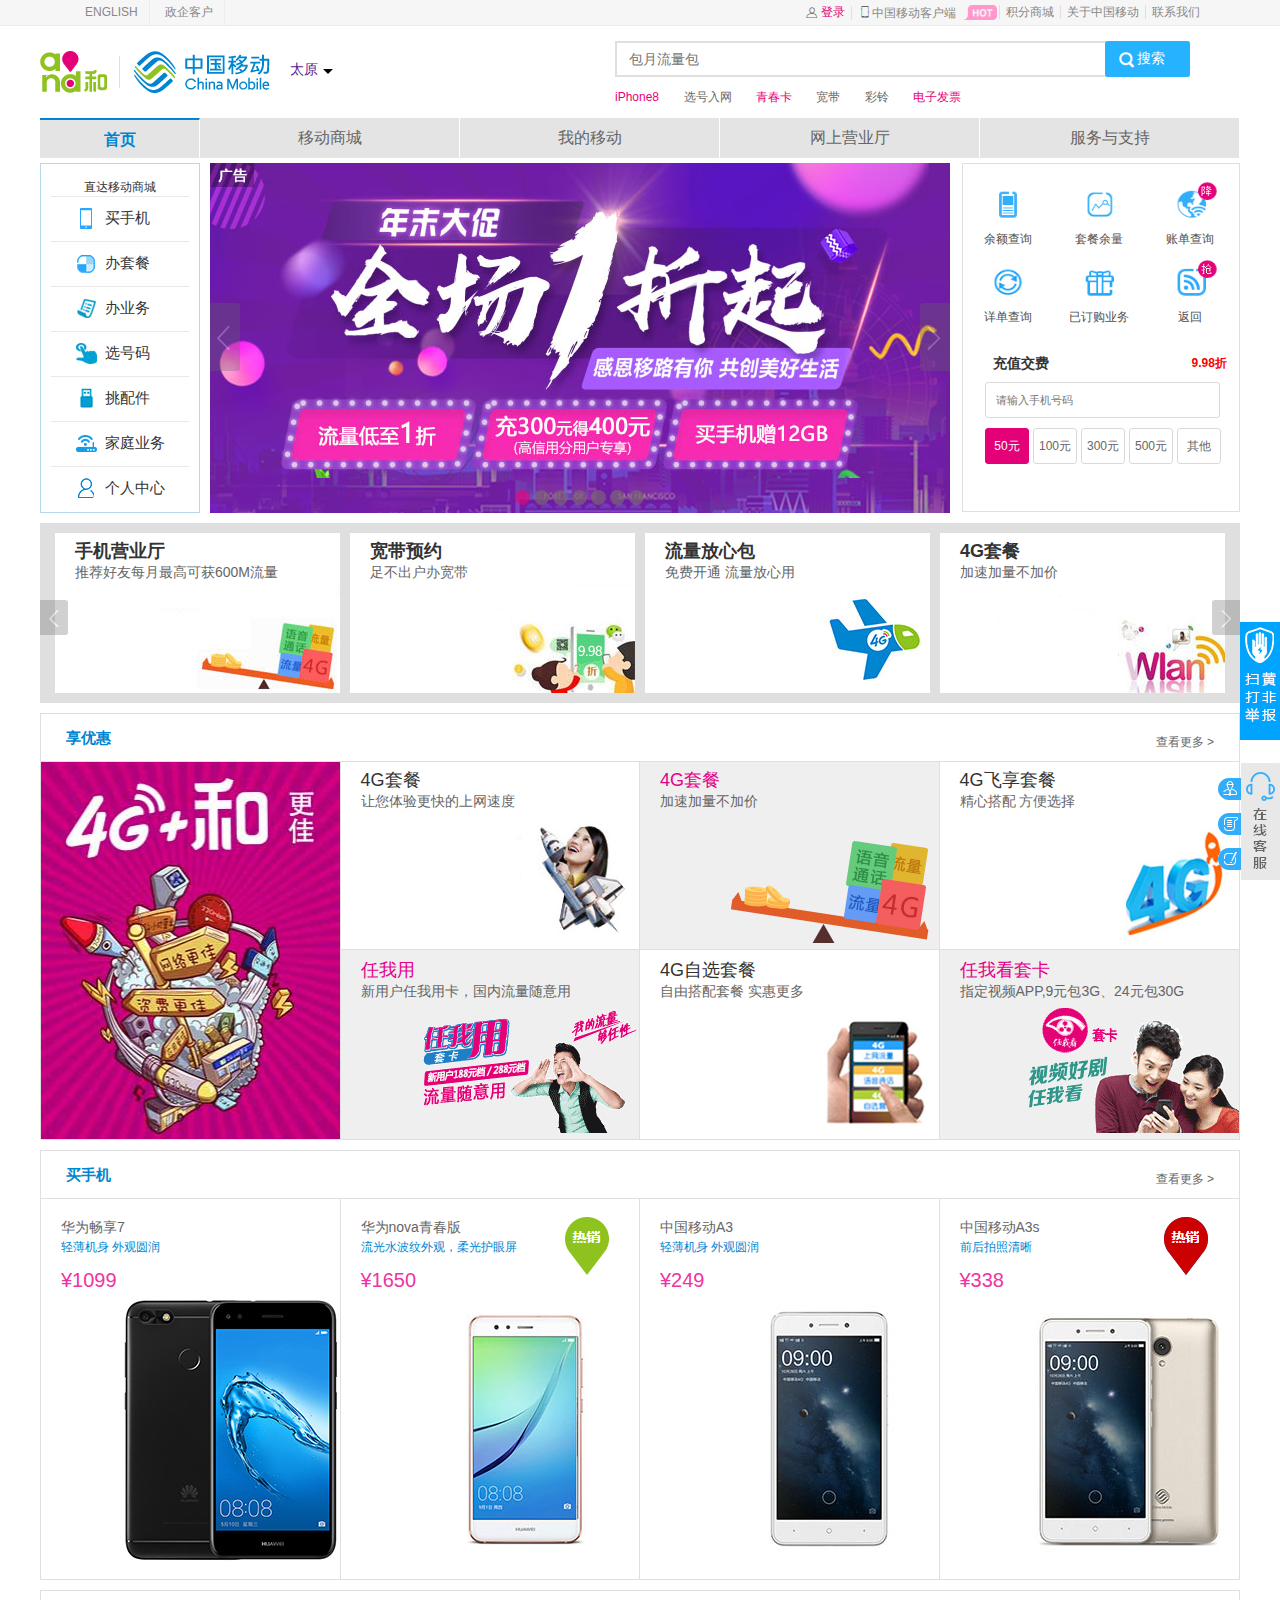
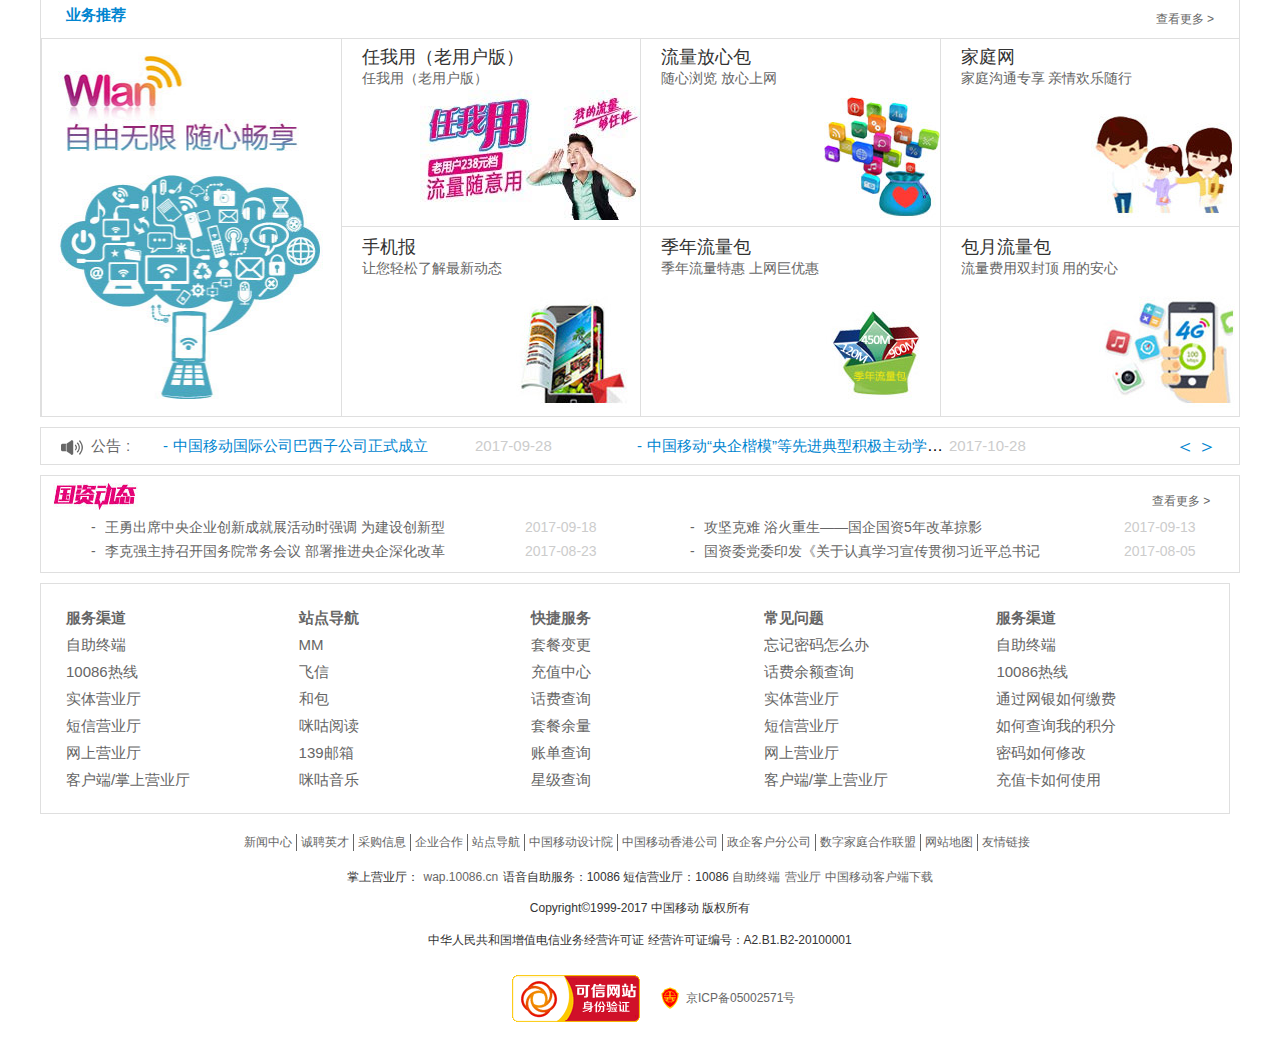
<file: index.html>
<!DOCTYPE html>
<html lang="en">
<head>
	<meta charset="UTF-8">
	<title>中国移动</title>
	<link rel="stylesheet" href="css/index.css">
	<script src="js/animate.js"></script>
	<script src="js/index.js"></script>
	<link rel="stylesheet" href="iconfont/iconfont.css">

</head>
<body>
    <!-- 头部开始编写 -->
	<header>
		<section class="topbar">
			<div class="topleft">
				<a href="">ENGLISH</a>
				<a href="">政企客户</a>
			</div>
			<ul class="topright">
				<li><a href=""><i class="iconfont1">&#xe622;</i>登录</a></li>
				<li><div class="hezi_erweima"><a href=""><i class="iconfont2 icon-sjh-copy"></i>中国移动客户端</a>

                <div class="client_erweima">
                    <div class="zhegai"></div>
                	<img src="img/erweima/ewm.jpg" alt="">
                	<p>扫一扫，随时查话费！</p>
                </div>
				</div>
				<img src="img/head/1.gif" alt="">          
				</li>
				<li><a href="">积分商城</a></li>
				<li><a href="">关于中国移动</a></li>
				<li><a href="">联系我们</a></li>
			</ul>
		</section>
		<div class="container">
			<section class="middle">
				<div class="middleleft">
					<a href=""><img src="img/head/logo.png" alt=""></a>
					<div href="" class="dropdown">
						<a class="topcity" href="">
						  <span class="drop1">太原</span>
  					      <span class="drop2"></span>
						</a>
					</div>
				</div>
				<div class="middleright">
					<input type="text" class="search" placeholder="包月流量包">
					<input type="submit" class="submit" value="&nbsp;&nbsp;搜索">
					<i class="iconfont3">&#xe66f;</i>
					<div class="down">
						<a href="">iPhone8</a>
						<a href="">选号入网</a>
						<a href="">青春卡</a>
						<a href="">宽带</a>
						<a href="">彩铃</a>
						<a href="">电子发票</a>
					</div>
				</div>

			</section>
			<nav class="navbar">
				<ul class="list">
					<li><a href="">首页</a></li>
					<li><a href="">移动商城</a>
                        <div class="ydsc">
                        	<a href="">买手机</a>
                        	<a href="">办套餐</a>
                        	<a href="">办业务</a>
                        	<a href="">挑配件</a>
                        	<a href="">立即充值</a>
                        	<a href="">个人中心</a>
                        	<a href="">合约机</a>
                        </div>
					</li>
					<li><a href="">我的移动</a>

                        <div class="ydsc">
                        	<a href="">我的账户</a>
                        	<a href="">套餐余量查询</a>
                        	<a href="">业务状态查询</a>
                        	<a href="">详单查询</a>
                        	<a href="">账单查询</a>
                        	<a href="">积分查询</a>
                        	<a href="">星级查询</a>
                        </div>
					</li>
					<li><a href="">网上营业厅</a>
						<div class="ydsc">
                        	<a href="">网上充值</a>
                        	<a href="">话费服务</a>
                        	<a href="">资费套餐</a>
                        	<a href="">选号入网</a>
                        	<a href="">优惠购机</a>
                        	<a href="">业务办理</a>
                        	<a href="">优惠促销</a>
                        </div>
					</li>
					<li><a href="">服务与支持</a>
						<div class="ydsc">
                        	<a href="">产品</a>
                        	<a href="">资费专区</a>
                        	<a href="">宽带专区</a>
                        	<a href="">国际/港澳台</a>
                        	<a href="">中国移动俱乐部</a>
                        	<a href="">手机营业厅</a>
                        	<a href="">大数据应用</a>
                        </div>
					</li>
				</ul>
			</nav>
		</div>

	</header>
	<!-- 主内容开始编写 -->
	<div class="main">
	    <!-- shopclass开始编写 -->
		<section class="shopclass">
			<h1><a href="">直达移动商城</a></h1>
			<ul class="list">
				<li><img src="img/shopclass/shopclass01.gif" alt=""><a href="">买手机</a></li>
				<li><img src="img/shopclass/shopclass02.gif" alt=""><a href="">办套餐</a></li>
				<li><img src="img/shopclass/shopclass03.gif" alt=""><a href="">办业务</a></li>
				<li><img src="img/shopclass/4.jpg" alt=""><a href="">选号码</a></li>
				<li><img src="img/shopclass/shopclass05.gif" alt=""><a href="">挑配件</a></li>
				<li><img src="img/shopclass/6.png" alt=""><a href="">家庭业务</a></li>
				<li><img src="img/shopclass/7.jpg" alt=""><a href="">个人中心</a></li>
			</ul>
		</section>
		
         <!-- banner开始编写 -->
		<div class="banner">
			<div class="tu1" style="left: 0;"><a href=""><img src="img/banner/1.jpg" alt="礼享盛惠 4G+手机节"></a></div>
			<div class="tu1" ><a href=""><img src="img/banner/7.jpg" alt="礼享盛惠 4G+手机节"></a></div>
			<div class="tu1" ><a href=""><img src="img/banner/6.jpg" alt="礼享盛惠 4G+手机节"></a></div>
			<div class="tu1" ><a href=""><img src="img/banner/5.jpg" alt="礼享盛惠 4G+手机节"></a></div>
			<div class="tu1" ><a href=""><img src="img/banner/3.jpg" alt="礼享盛惠 4G+手机节"></a></div>
			<div class="tu1" ><a href=""><img src="img/banner/4.jpg" alt="礼享盛惠 4G+手机节"></a></div>
			<div class="tu1" ><a href=""><img src="img/banner/2.jpg" alt="礼享盛惠 4G+手机节"></a></div>
			<ol class="indicator">
				<li class="dot" title="开学就用青春卡"></li>
				<li title="欢畅吧，我的话费"></li>
				<li title="话费流量特权日"></li>
				<li title="狂飙吧！我的移动光宽带"></li>
				<li title="视频好剧任我看 "></li>
				<li title="移动老用户优惠购机"></li>
				<li title="一带一路 "></li>
			</ol>
			<div class="zuobashou">
				<i class="iconfont04">&#xe68d;</i>
			</div>
			<div class="youbashou">
				<i class="iconfont04">&#xe600;</i>
			</div>
		</div>

		<!-- quickbtn开始编写 -->
		<section class="quickbtn">
			<div class="btns">
				<ul class="list">
					<li><a href=""><div class="inner"><img src="img/quickbtn/1.png" alt=""></div><p>余额查询</p></a></li>
					<li><a href=""><div class="inner"><img src="img/quickbtn/2.png" alt=""></div><p>套餐余量</p></a></li>
					<li><a href=""><div class="inner"><img src="img/quickbtn/3.png" alt=""></div><p>账单查询</p></a></li>
					<li><a href=""><div class="inner"><img src="img/quickbtn/4.png" alt=""></div><p>详单查询</p></a></li>
					<li><a href=""><div class="inner"><img src="img/quickbtn/5.png" alt=""></div><p>已订购业务</p></a></li>
					<li><a href=""><div class="inner"><img src="img/quickbtn/6.png" alt=""></div><p>返回</p></a></li>
				</ul>
			</div>
			<div class="chongzhi">
				<div class="czjf">
					<a href="">充值交费</a><span>9.98折</span>
					<div class="in">
						<input type="text" placeholder="请输入手机号码" maxlength="11">
					</div>
					<div class="inselect">
						<a href="" class="default_color">50元</a>
						<a href="">100元</a>
						<a href="">300元</a>
						<a href="">500元</a>
						<a href="">其他</a>
					</div>

				</div>
			</div>
		</section>
		<!-- dongtu开始编写 -->
		<section class="dongtu">
		  <div class="allbox-box">
			<div class="allbox">
				<div class="indexbox">
				   <a href="" class="up">
				      <h1>手机营业厅</h1><h2>推荐好友每月最高可获600M流量</h2>
			       </a>
				   <a href="" class="down"><img src="img/dongtu/01.jpg" alt=""></a>
			    </div>
				<div class="indexbox">
				   <a href="" class="up">
				      <h1>宽带预约</h1><h2>足不出户办宽带</h2>
			       </a>
				   <a href="" class="down"><img src="img/dongtu/02.jpg" alt=""></a>
			    </div>
				<div class="indexbox">
				   <a href="" class="up">
				      <h1>流量放心包</h1><h2>免费开通 流量放心用</h2>
			       </a>
				   <a href="" class="down"><img src="img/dongtu/03.jpg" alt=""></a>
			    </div>
				<div class="indexbox">
				   <a href="" class="up">
				      <h1>4G套餐</h1><h2>加速加量不加价</h2>
			       </a>
				   <a href="" class="down"><img src="img/dongtu/04.jpg" alt=""></a>
			    </div>
			    <div class="indexbox">
				   <a href="" class="up">
				      <h1>4G套餐</h1><h2>加速加量不加价</h2>
			       </a>
				   <a href="" class="down"><img src="img/dongtu/05.jpg" alt=""></a>
			    </div>
			    <div class="indexbox">
				   <a href="" class="up">
				      <h1>4G套餐</h1><h2>加速加量不加价</h2>
			       </a>
				   <a href="" class="down"><img src="img/dongtu/06.jpg" alt=""></a>
			    </div>
			    <div class="indexbox">
				   <a href="" class="up">
				      <h1>4G套餐</h1><h2>加速加量不加价</h2>
			       </a>
				   <a href="" class="down"><img src="img/dongtu/07.jpg" alt=""></a>
			    </div>
			    <div class="indexbox">
				   <a href="" class="up">
				      <h1>4G套餐</h1><h2>加速加量不加价</h2>
			       </a>
				   <a href="" class="down"><img src="img/dongtu/08.jpg" alt=""></a>
			    </div>
			    <div class="indexbox">
				   <a href="" class="up">
				      <h1>4G套餐</h1><h2>加速加量不加价</h2>
			       </a>
				   <a href="" class="down"><img src="img/dongtu/09.jpg" alt=""></a>
			    </div>
			    <div class="indexbox">
				   <a href="" class="up">
				      <h1>4G套餐</h1><h2>加速加量不加价</h2>
			       </a>
				   <a href="" class="down"><img src="img/dongtu/10.jpg" alt=""></a>
			    </div>
			    <div class="indexbox">
				   <a href="" class="up">
				      <h1>4G套餐</h1><h2>加速加量不加价</h2>
			       </a>
				   <a href="" class="down"><img src="img/dongtu/11.jpg" alt=""></a>
			    </div>
			    <div class="indexbox">
				   <a href="" class="up">
				      <h1>4G套餐</h1><h2>加速加量不加价</h2>
			       </a>
				   <a href="" class="down"><img src="img/dongtu/12.jpg" alt=""></a>
			    </div>
			    <div class="indexbox">
				   <a href="" class="up">
				      <h1>4G套餐</h1><h2>加速加量不加价</h2>
			       </a>
				   <a href="" class="down"><img src="img/dongtu/13.jpg" alt=""></a>
			    </div>
			    <div class="indexbox">
				   <a href="" class="up">
				      <h1>4G套餐</h1><h2>加速加量不加价</h2>
			       </a>
				   <a href="" class="down"><img src="img/dongtu/14.jpg" alt=""></a>
			    </div>
			    <div class="indexbox">
				   <a href="" class="up">
				      <h1>4G套餐</h1><h2>加速加量不加价</h2>
			       </a>
				   <a href="" class="down"><img src="img/dongtu/15.jpg" alt=""></a>
			    </div>
			    <div class="indexbox">
				   <a href="" class="up">
				      <h1>4G套餐</h1><h2>加速加量不加价</h2>
			       </a>
				   <a href="" class="down"><img src="img/dongtu/16.jpg" alt=""></a>
			    </div>

			</div>
			</div>
			<div class="zuobashou"><i class="iconfont4">&#xe68d;</i></div>
			<div class="youbashou"><i class="iconfont4">&#xe600;</i></div>
		</section>
		<!-- 滚动层结束 -->
		
		<!-- 享优惠 -->
		<section class="youhui">
			<div class="title">
				<span>享优惠</span>
				<a href="">查看更多 ></a>
			</div>
			<div class="row">
				<div class="row1"><img src="img/xiangyouhui/11.jpg" alt=""></div>
				<div class="row1 row2">
					<div class="up">
						<a href="" class="up-h">
				        <h1>4G套餐</h1><h2>让您体验更快的上网速度</h2>
				       </a>
					   <a href="" class="up-img"><img src="img/xiangyouhui/1.jpg" alt=""></a>
					</div>
					<div class="down">
						<a href="" class="up-h">
				        <h1>任我用</h1><h2>新用户任我用卡，国内流量随意用</h2>
				       </a>
					   <a href="" class="up-img"><img src="img/xiangyouhui/2.png" alt=""></a>
					</div>
				</div>
				<div class="row1 row2">
					<div class="up">
						<a href="" class="up-h">
				        <h1>4G套餐</h1><h2>加速加量不加价</h2>
				       </a>
					   <a href="" class="up-img"><img src="img/xiangyouhui/01.jpg" alt=""></a>
					</div>
					<div class="down">
						<a href="" class="up-h">
				        <h1>4G自选套餐</h1><h2>自由搭配套餐 实惠更多</h2>
				       </a>
					   <a href="" class="up-img"><img src="img/xiangyouhui/02.jpg" alt=""></a>
					</div>
				</div>
				<div class="row1 row2">
					<div class="up">
						<a href="" class="up-h">
				        <h1>4G飞享套餐</h1><h2>精心搭配  方便选择</h2>
				       </a>
					   <a href="" class="up-img"><img src="img/xiangyouhui/3.jpg" alt=""></a>
					</div>
					<div class="down">
						<a href="" class="up-h">
				        <h1>任我看套卡</h1><h2>指定视频APP,9元包3G、24元包30G</h2>
				       </a>
					   <a href="" class="up-img"><img src="img/xiangyouhui/4.gif" alt=""></a>
					</div>
				</div>
			</div>
		</section>

        <!-- 买手机 -->
        <section class="buyphone">
        	<div class="title">
				<span>买手机</span>
				<a href="">查看更多 ></a>
			</div>
        	<div class="indexbox">
        		<a href="" class="theme">
        			<h2>华为畅享7</h2>
        			<h3>轻薄机身 外观圆润</h3>
        		</a>
        		<a href="" class="price"><p>¥1099</p></a>
        		<a href="" class="image"><img src="img/buyphone/1.jpg" alt=""></a>
        	</div>
        	<div class="indexbox aa">
        		<a href="" class="theme">
        			<h2>华为nova青春版</h2>
        			<h3>流光水波纹外观，柔光护眼屏</h3>
        		</a>
        		<a href="" class="price"><p>¥1650</p></a>
        		<a href="" class="image"><img src="img/buyphone/2.jpg" alt=""></a>
        		<a href="" class="hot"><img src="img/buyphone/01.png" alt=""></a>
        	</div>
        	<div class="indexbox">
        		<a href="" class="theme">
        			<h2>中国移动A3</h2>
        			<h3>轻薄机身 外观圆润</h3>
        		</a>
        		<a href="" class="price"><p>¥249</p></a>
        		<a href="" class="image"><img src="img/buyphone/3.jpg" alt=""></a>
        	</div>
        	<div class="indexbox bb">
        		<a href="" class="theme">
        			<h2>中国移动A3s </h2>
        			<h3>前后拍照清晰</h3>
        		</a>
        		<a href="" class="price"><p>¥338</p></a>
        		<a href="" class="image"><img src="img/buyphone/4.jpg" alt=""></a>
        		<a href="" class="hot"><img src="img/buyphone/02.png" alt=""></a>
        	</div>

        </section>

		

		<!-- 业务推荐 -->
		<section class="yewu">
			<div class="title">
				<span>业务推荐</span>
				<a href="">查看更多 ></a>
			</div>
			<div class="row">
				<div class="row1"><img src="img/yewu/11.jpg" alt=""></div>
				<div class="row1 row2">
					<div class="up">
						<a href="" class="up-h">
				        <h1>任我用（老用户版）</h1><h2>任我用（老用户版）</h2>
				       </a>
					   <a href="" class="up-img"><img src="img/yewu/1.jpg" alt=""></a>
					</div>
					<div class="down">
						<a href="" class="up-h">
				        <h1>手机报</h1><h2>让您轻松了解最新动态</h2>
				       </a>
					   <a href="" class="up-img"><img src="img/yewu/2.jpg" alt=""></a>
					</div>
				</div>
				<div class="row1 row2">
					<div class="up">
						<a href="" class="up-h">
				        <h1>流量放心包</h1><h2>随心浏览 放心上网</h2>
				       </a>
					   <a href="" class="up-img"><img src="img/yewu/3.jpg" alt=""></a>
					</div>
					<div class="down">
						<a href="" class="up-h">
				        <h1>季年流量包</h1><h2>季年流量特惠 上网巨优惠</h2>
				       </a>
					   <a href="" class="up-img"><img src="img/yewu/4.jpg" alt=""></a>
					</div>
				</div>
				<div class="row1 row2">
					<div class="up">
						<a href="" class="up-h">
				        <h1>家庭网</h1><h2>家庭沟通专享 亲情欢乐随行</h2>
				       </a>
					   <a href="" class="up-img"><img src="img/yewu/5.jpg" alt=""></a>
					</div>
					<div class="down">
						<a href="" class="up-h">
				        <h1>包月流量包</h1><h2>流量费用双封顶 用的安心</h2>
				       </a>
					   <a href="" class="up-img"><img src="img/yewu/6.jpg" alt=""></a>
					</div>
				</div>
			</div>
		</section>

        <!-- 公告开始编写 -->
        <section class="gonggao">
        	<div class="left">
        		<img src="img/gonggao/1.png" alt="">
        		<span class="span1"><a href="">公告</a></span>
        		<span class="span2">:</span>
        	</div>
        	<ul class="middle">
        		<div class="middle_box">
        			<li>
        				<span class="m-left">-</span>
	        			<span class="m-word">
	        			<a href="">中国移动国际公司巴西子公司正式成立</a>
	        			</span>
	        			<span class="date">2017-09-28</span>
        			</li>
        			<li>
        				<span class="m-left">-</span>
	        			<span class="m-word">
	        				<a href="">中国移动“央企楷模”等先进典型积极主动学习十九大精神</a>
	        			</span>
	        			<span class="date">2017-10-28</span>
        			</li>
        			<li>
        				<span class="m-left">-</span>
	        			<span class="m-word">
	        				<a href="">	也门MTN公司、埃及Etisalat公司以及伯利兹Telemedia公司国际漫游业务开通</a>
	        			</span>
	        			<span class="date">2017-10-8</span>
        			</li>
        			<li>
        				<span class="m-left">-</span>
	        			<span class="m-word">
	        				<a href="">互联王卡定向免流APP调整通知</a>
	        			</span>
	        			<span class="date">2017-11-2</span>
        			</li>
        		</div>
        	</ul>
        	<div class="rbtn">
        		<a href="javascript:;" class="left">＜</a>
        		<a href="javascript:;" class="right">＞</a>
        	</div>
        </section>
        <!-- 国资动态开始编写 -->
        <section class="guozi">
        	<div class="header">
        		<img src="img/guozi/gzdt.jpg" alt="">
        		<a href="">查看更多 &gt;</a>
        	</div>
        	<ul class="list">
        		<li>
        			<span class="m-left">-</span>
	        		<span class="m-word">
	        			<a href="">王勇出席中央企业创新成就展活动时强调 为建设创新型国家和世界科技强国做出更大贡献</a>
	        		</span>
	        		<span class="date">2017-09-18</span>
        		</li>
        		<li>
        			<span class="m-left">-</span>
	        		<span class="m-word">
	        			<a href="">攻坚克难 浴火重生——国企国资5年改革掠影</a>
	        		</span>
	        		<span class="date">2017-09-13</span>
        		</li>
        		<li>
        			<span class="m-left">-</span>
	        		<span class="m-word">
	        			<a href="">李克强主持召开国务院常务会议 部署推进央企深化改革降低杠杆工作</a>
	        		</span>
	        		<span class="date">2017-08-23</span>
        		</li>
        		<li>
        			<span class="m-left">-</span>
	        		<span class="m-word">
	        			<a href="">国资委党委印发《关于认真学习宣传贯彻习近平总书记在省部级主要领导干部专题研讨班上重要讲话精神的通知》</a>
	        		</span>
	        		<span class="date">2017-08-05</span>
        		</li>
        	</ul>
        </section>
        <!-- 帮助导航栏编写 -->
        <section class="help">
        	<div class="row">
        		<div class="help-list">
        			<h2>服务渠道</h2>
        			<div class="link-group">
        				<a href=""><span>自助终端</span></a>
        				<a href=""><span>10086热线</span></a>
        				<a href=""><span>实体营业厅</span></a>
        				<a href=""><span>短信营业厅</span></a>
        				<a href=""><span>网上营业厅</span></a>
        				<a href=""><span>客户端/掌上营业厅</span></a>
        			</div>
        		</div>
        		<div class="help-list">
        			<h2>站点导航</h2>
        			<div class="link-group">
        				<a href=""><span>MM</span></a>
        				<a href=""><span>飞信</span></a>
        				<a href=""><span>和包</span></a>
        				<a href=""><span>咪咕阅读</span></a>
        				<a href=""><span>139邮箱</span></a>
        				<a href=""><span>咪咕音乐</span></a>
        			</div>
        		</div>
        		<div class="help-list">
        			<h2>快捷服务</h2>
        			<div class="link-group">
        				<a href=""><span>套餐变更</span></a>
        				<a href=""><span>充值中心</span></a>
        				<a href=""><span>话费查询</span></a>
        				<a href=""><span>套餐余量</span></a>
        				<a href=""><span>账单查询</span></a>
        				<a href=""><span>星级查询</span></a>
        			</div>
        		</div>
        		<div class="help-list">
        			<h2>常见问题</h2>
        			<div class="link-group">
        				<a href=""><span>忘记密码怎么办</span></a>
        				<a href=""><span>话费余额查询</span></a>
        				<a href=""><span>实体营业厅</span></a>
        				<a href=""><span>短信营业厅</span></a>
        				<a href=""><span>网上营业厅</span></a>
        				<a href=""><span>客户端/掌上营业厅</span></a>
        			</div>
        		</div>
        		<div class="help-list">
        			<h2>服务渠道</h2>
        			<div class="link-group">
        				<a href=""><span>自助终端</span></a>
        				<a href=""><span>10086热线</span></a>
        				<a href=""><span>通过网银如何缴费</span></a>
        				<a href=""><span>如何查询我的积分</span></a>
        				<a href=""><span>密码如何修改</span></a>
        				<a href=""><span>充值卡如何使用</span></a>
        			</div>
        		</div>
        	</div>
        </section>
	</div>
	<footer >
		<section class="container">
			<div class="one">
				<a href="">新闻中心</a>
				<a href="">诚聘英才</a>
				<a href="">采购信息</a>
				<a href="">企业合作</a>
				<a href="">站点导航</a>
				<a href="">中国移动设计院</a>
				<a href="">中国移动香港公司</a>
				<a href="">政企客户分公司</a>
				<a href="">数字家庭合作联盟</a>
				<a href="">网站地图</a>
				<a href="">友情链接</a>
			</div>
			<div class="two">
				<span>掌上营业厅：</span>
				<a href="">wap.10086.cn</a>
				<span> 语音自助服务：10086  短信营业厅：10086 </span>
				<a href="">自助终端</a>
				<a href="">营业厅</a>
				<a href="">中国移动客户端下载</a>
			</div>
			<div class="three">Copyright©1999-2017  中国移动  版权所有</div>
			<div class="four">中华人民共和国增值电信业务经营许可证  经营许可证编号：A2.B1.B2-20100001</div>
			<div class="five">
				<span class="left"><a class="" href=""><img src="img/footer/111.png" alt=""></a></span>
				<span class="right"><img src="img/footer/222.png" alt=""><a href=""><span>京ICP备05002571号</span></a></span>
			</div>
		</section>
	</footer>




		<div class="zxkf"></div>
<img src="img/61.jpg" alt="" class="d0">
<img src="img/58.gif" alt="" class="d1">
<img src="img/59.gif" alt="" class="d2">
<img src="img/60.gif" alt="" class="d3">
</body>
</html>
</file>
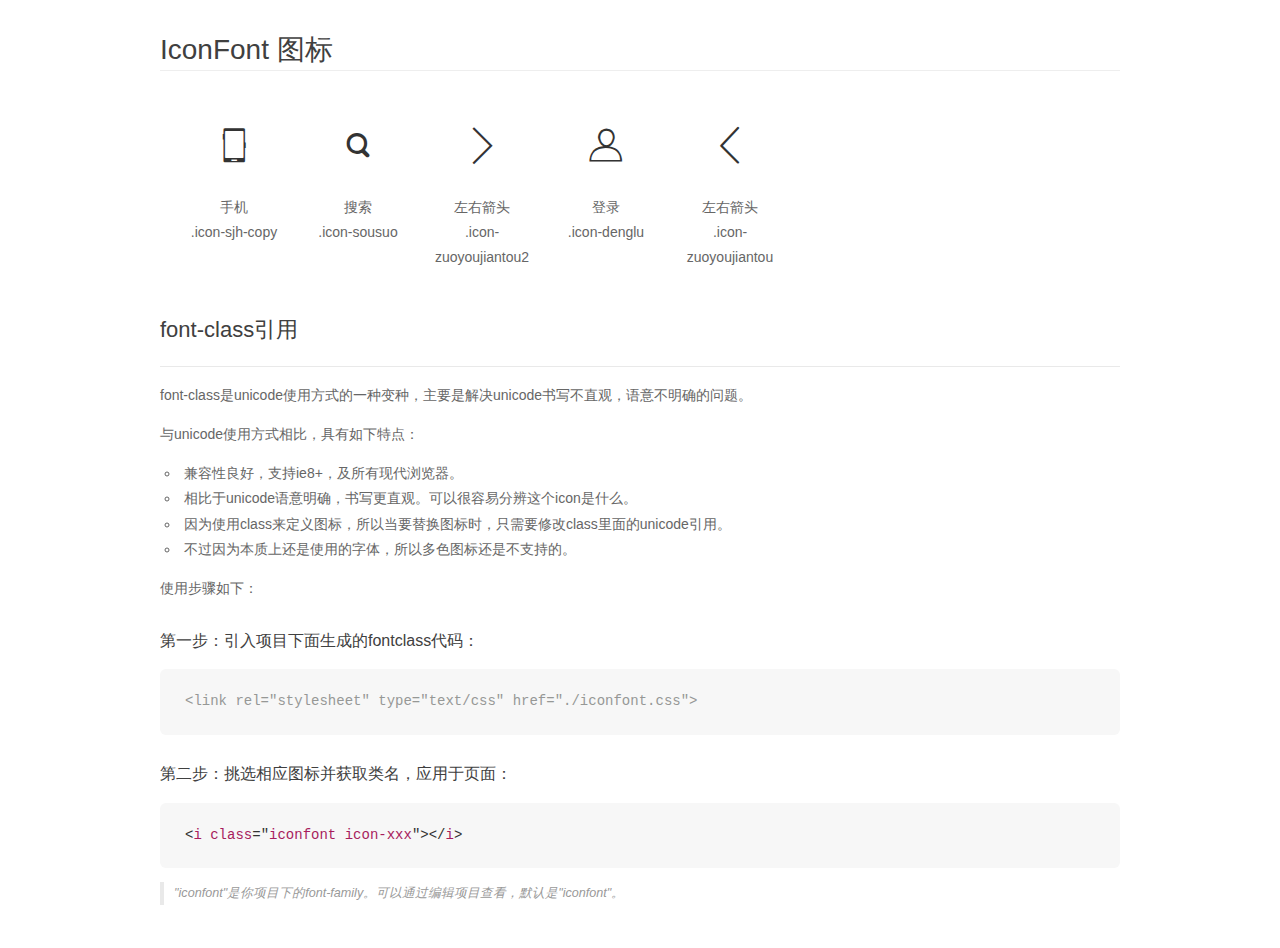
<file: iconfont/demo_fontclass.html>
<!DOCTYPE html>
<html>
<head>
    <meta charset="utf-8"/>
    <title>IconFont</title>
    <link rel="stylesheet" href="demo.css">
    <link rel="stylesheet" href="iconfont.css">
</head>
<body>
    <div class="main markdown">
        <h1>IconFont 图标</h1>
        <ul class="icon_lists clear">
            
                <li>
                <i class="icon iconfont icon-sjh-copy"></i>
                    <div class="name">手机</div>
                    <div class="fontclass">.icon-sjh-copy</div>
                </li>
            
                <li>
                <i class="icon iconfont icon-sousuo"></i>
                    <div class="name">搜索</div>
                    <div class="fontclass">.icon-sousuo</div>
                </li>
            
                <li>
                <i class="icon iconfont icon-zuoyoujiantou2"></i>
                    <div class="name">左右箭头</div>
                    <div class="fontclass">.icon-zuoyoujiantou2</div>
                </li>
            
                <li>
                <i class="icon iconfont icon-denglu"></i>
                    <div class="name">登录</div>
                    <div class="fontclass">.icon-denglu</div>
                </li>
            
                <li>
                <i class="icon iconfont icon-zuoyoujiantou"></i>
                    <div class="name">左右箭头</div>
                    <div class="fontclass">.icon-zuoyoujiantou</div>
                </li>
            
        </ul>

        <h2 id="font-class-">font-class引用</h2>
        <hr>

        <p>font-class是unicode使用方式的一种变种，主要是解决unicode书写不直观，语意不明确的问题。</p>
        <p>与unicode使用方式相比，具有如下特点：</p>
        <ul>
        <li>兼容性良好，支持ie8+，及所有现代浏览器。</li>
        <li>相比于unicode语意明确，书写更直观。可以很容易分辨这个icon是什么。</li>
        <li>因为使用class来定义图标，所以当要替换图标时，只需要修改class里面的unicode引用。</li>
        <li>不过因为本质上还是使用的字体，所以多色图标还是不支持的。</li>
        </ul>
        <p>使用步骤如下：</p>
        <h3 id="-fontclass-">第一步：引入项目下面生成的fontclass代码：</h3>


        <pre><code class="lang-js hljs javascript"><span class="hljs-comment">&lt;link rel="stylesheet" type="text/css" href="./iconfont.css"&gt;</span></code></pre>
        <h3 id="-">第二步：挑选相应图标并获取类名，应用于页面：</h3>
        <pre><code class="lang-css hljs">&lt;<span class="hljs-selector-tag">i</span> <span class="hljs-selector-tag">class</span>="<span class="hljs-selector-tag">iconfont</span> <span class="hljs-selector-tag">icon-xxx</span>"&gt;&lt;/<span class="hljs-selector-tag">i</span>&gt;</code></pre>
        <blockquote>
        <p>"iconfont"是你项目下的font-family。可以通过编辑项目查看，默认是"iconfont"。</p>
        </blockquote>
    </div>
</body>
</html>
</file>
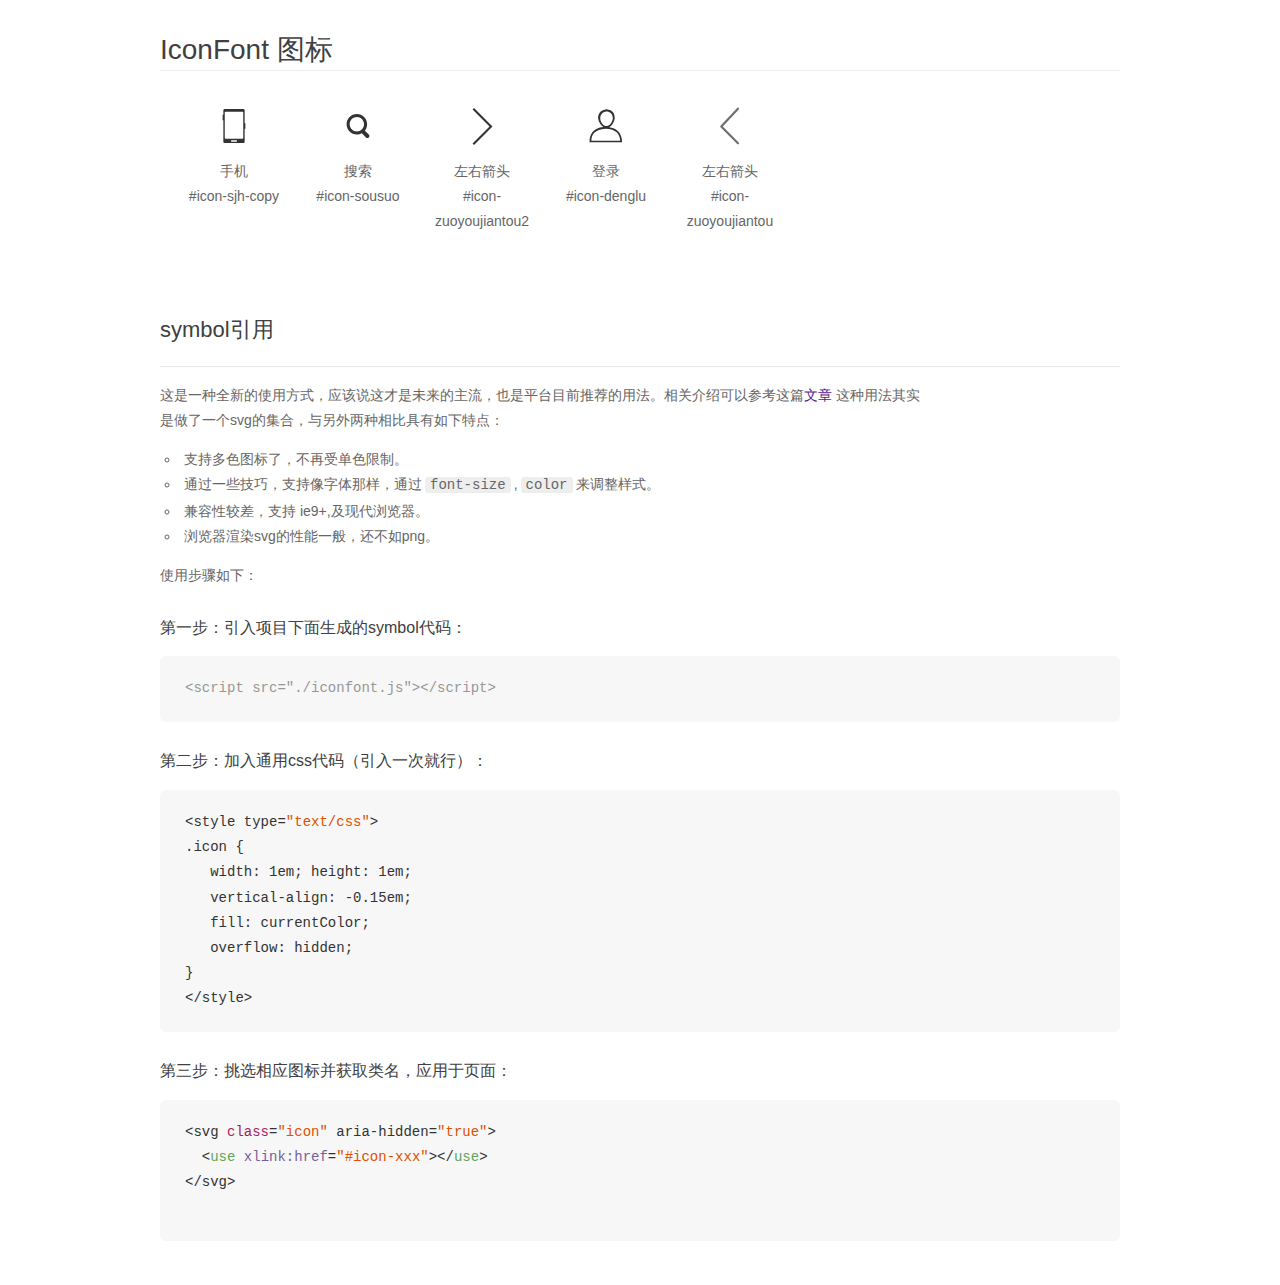
<file: iconfont/demo_symbol.html>
<!DOCTYPE html>
<html>
<head>
    <meta charset="utf-8"/>
    <title>IconFont</title>
    <link rel="stylesheet" href="demo.css">
    <script src="iconfont.js"></script>

    <style type="text/css">
        .icon {
          /* 通过设置 font-size 来改变图标大小 */
          width: 1em; height: 1em;
          /* 图标和文字相邻时，垂直对齐 */
          vertical-align: -0.15em;
          /* 通过设置 color 来改变 SVG 的颜色/fill */
          fill: currentColor;
          /* path 和 stroke 溢出 viewBox 部分在 IE 下会显示
             normalize.css 中也包含这行 */
          overflow: hidden;
        }

    </style>
</head>
<body>
    <div class="main markdown">
        <h1>IconFont 图标</h1>
        <ul class="icon_lists clear">
            
                <li>
                    <svg class="icon" aria-hidden="true">
                        <use xlink:href="#icon-sjh-copy"></use>
                    </svg>
                    <div class="name">手机</div>
                    <div class="fontclass">#icon-sjh-copy</div>
                </li>
            
                <li>
                    <svg class="icon" aria-hidden="true">
                        <use xlink:href="#icon-sousuo"></use>
                    </svg>
                    <div class="name">搜索</div>
                    <div class="fontclass">#icon-sousuo</div>
                </li>
            
                <li>
                    <svg class="icon" aria-hidden="true">
                        <use xlink:href="#icon-zuoyoujiantou2"></use>
                    </svg>
                    <div class="name">左右箭头</div>
                    <div class="fontclass">#icon-zuoyoujiantou2</div>
                </li>
            
                <li>
                    <svg class="icon" aria-hidden="true">
                        <use xlink:href="#icon-denglu"></use>
                    </svg>
                    <div class="name">登录</div>
                    <div class="fontclass">#icon-denglu</div>
                </li>
            
                <li>
                    <svg class="icon" aria-hidden="true">
                        <use xlink:href="#icon-zuoyoujiantou"></use>
                    </svg>
                    <div class="name">左右箭头</div>
                    <div class="fontclass">#icon-zuoyoujiantou</div>
                </li>
            
        </ul>


        <h2 id="symbol-">symbol引用</h2>
        <hr>

        <p>这是一种全新的使用方式，应该说这才是未来的主流，也是平台目前推荐的用法。相关介绍可以参考这篇<a href="">文章</a>
        这种用法其实是做了一个svg的集合，与另外两种相比具有如下特点：</p>
        <ul>
          <li>支持多色图标了，不再受单色限制。</li>
          <li>通过一些技巧，支持像字体那样，通过<code>font-size</code>,<code>color</code>来调整样式。</li>
          <li>兼容性较差，支持 ie9+,及现代浏览器。</li>
          <li>浏览器渲染svg的性能一般，还不如png。</li>
        </ul>
        <p>使用步骤如下：</p>
        <h3 id="-symbol-">第一步：引入项目下面生成的symbol代码：</h3>
        <pre><code class="lang-js hljs javascript"><span class="hljs-comment">&lt;script src="./iconfont.js"&gt;&lt;/script&gt;</span></code></pre>
        <h3 id="-css-">第二步：加入通用css代码（引入一次就行）：</h3>
        <pre><code class="lang-js hljs javascript">&lt;style type=<span class="hljs-string">"text/css"</span>&gt;
.icon {
   width: <span class="hljs-number">1</span>em; height: <span class="hljs-number">1</span>em;
   vertical-align: <span class="hljs-number">-0.15</span>em;
   fill: currentColor;
   overflow: hidden;
}
&lt;<span class="hljs-regexp">/style&gt;</span></code></pre>
        <h3 id="-">第三步：挑选相应图标并获取类名，应用于页面：</h3>
        <pre><code class="lang-js hljs javascript">&lt;svg <span class="hljs-class"><span class="hljs-keyword">class</span></span>=<span class="hljs-string">"icon"</span> aria-hidden=<span class="hljs-string">"true"</span>&gt;<span class="xml"><span class="hljs-tag">
  &lt;<span class="hljs-name">use</span> <span class="hljs-attr">xlink:href</span>=<span class="hljs-string">"#icon-xxx"</span>&gt;</span><span class="hljs-tag">&lt;/<span class="hljs-name">use</span>&gt;</span>
</span>&lt;<span class="hljs-regexp">/svg&gt;
        </span></code></pre>
    </div>
</body>
</html>
</file>
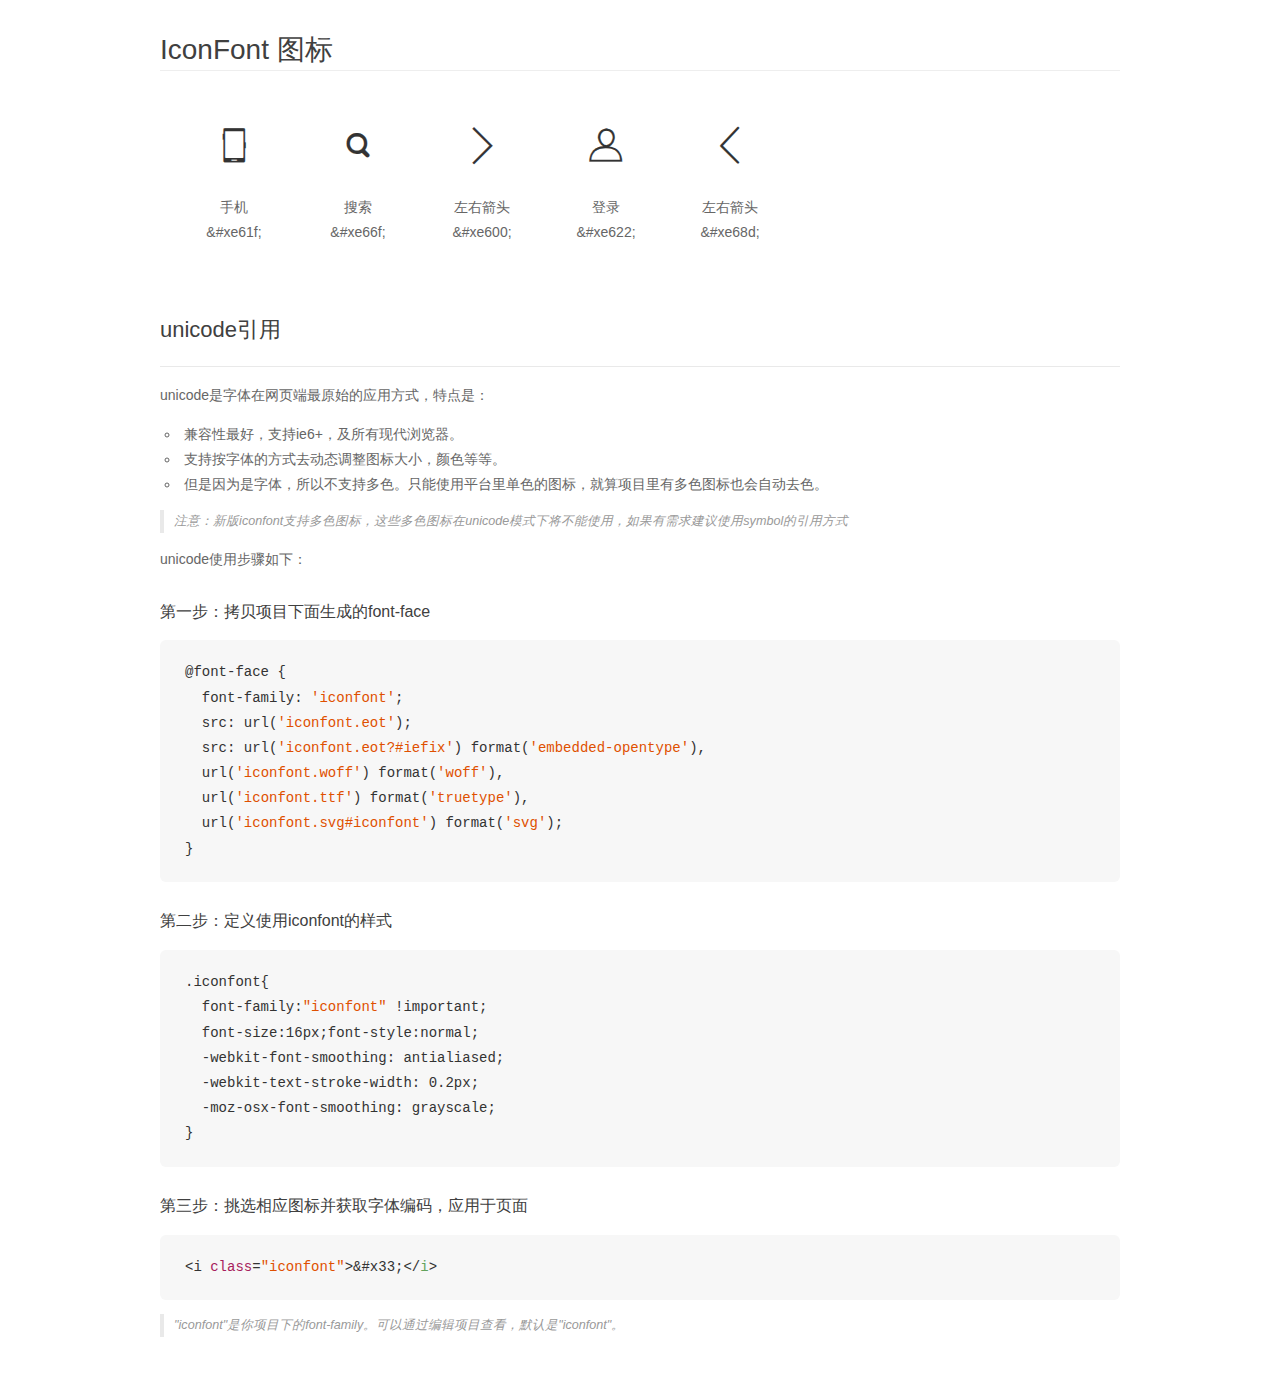
<file: iconfont/demo_unicode.html>
<!DOCTYPE html>
<html>
<head>
    <meta charset="utf-8"/>
    <title>IconFont</title>
    <link rel="stylesheet" href="demo.css">

    <style type="text/css">

        @font-face {font-family: "iconfont";
          src: url('iconfont.eot'); /* IE9*/
          src: url('iconfont.eot#iefix') format('embedded-opentype'), /* IE6-IE8 */
          url('iconfont.woff') format('woff'), /* chrome, firefox */
          url('iconfont.ttf') format('truetype'), /* chrome, firefox, opera, Safari, Android, iOS 4.2+*/
          url('iconfont.svg#iconfont') format('svg'); /* iOS 4.1- */
        }

        .iconfont {
          font-family:"iconfont" !important;
          font-size:16px;
          font-style:normal;
          -webkit-font-smoothing: antialiased;
          -webkit-text-stroke-width: 0.2px;
          -moz-osx-font-smoothing: grayscale;
        }

    </style>
</head>
<body>
    <div class="main markdown">
        <h1>IconFont 图标</h1>
        <ul class="icon_lists clear">
            
                <li>
                <i class="icon iconfont">&#xe61f;</i>
                    <div class="name">手机</div>
                    <div class="code">&amp;#xe61f;</div>
                </li>
            
                <li>
                <i class="icon iconfont">&#xe66f;</i>
                    <div class="name">搜索</div>
                    <div class="code">&amp;#xe66f;</div>
                </li>
            
                <li>
                <i class="icon iconfont">&#xe600;</i>
                    <div class="name">左右箭头</div>
                    <div class="code">&amp;#xe600;</div>
                </li>
            
                <li>
                <i class="icon iconfont">&#xe622;</i>
                    <div class="name">登录</div>
                    <div class="code">&amp;#xe622;</div>
                </li>
            
                <li>
                <i class="icon iconfont">&#xe68d;</i>
                    <div class="name">左右箭头</div>
                    <div class="code">&amp;#xe68d;</div>
                </li>
            
        </ul>
        <h2 id="unicode-">unicode引用</h2>
        <hr>

        <p>unicode是字体在网页端最原始的应用方式，特点是：</p>
        <ul>
        <li>兼容性最好，支持ie6+，及所有现代浏览器。</li>
        <li>支持按字体的方式去动态调整图标大小，颜色等等。</li>
        <li>但是因为是字体，所以不支持多色。只能使用平台里单色的图标，就算项目里有多色图标也会自动去色。</li>
        </ul>
        <blockquote>
        <p>注意：新版iconfont支持多色图标，这些多色图标在unicode模式下将不能使用，如果有需求建议使用symbol的引用方式</p>
        </blockquote>
        <p>unicode使用步骤如下：</p>
        <h3 id="-font-face">第一步：拷贝项目下面生成的font-face</h3>
        <pre><code class="lang-js hljs javascript">@font-face {
  font-family: <span class="hljs-string">'iconfont'</span>;
  src: url(<span class="hljs-string">'iconfont.eot'</span>);
  src: url(<span class="hljs-string">'iconfont.eot?#iefix'</span>) format(<span class="hljs-string">'embedded-opentype'</span>),
  url(<span class="hljs-string">'iconfont.woff'</span>) format(<span class="hljs-string">'woff'</span>),
  url(<span class="hljs-string">'iconfont.ttf'</span>) format(<span class="hljs-string">'truetype'</span>),
  url(<span class="hljs-string">'iconfont.svg#iconfont'</span>) format(<span class="hljs-string">'svg'</span>);
}
</code></pre>
        <h3 id="-iconfont-">第二步：定义使用iconfont的样式</h3>
        <pre><code class="lang-js hljs javascript">.iconfont{
  font-family:<span class="hljs-string">"iconfont"</span> !important;
  font-size:<span class="hljs-number">16</span>px;font-style:normal;
  -webkit-font-smoothing: antialiased;
  -webkit-text-stroke-width: <span class="hljs-number">0.2</span>px;
  -moz-osx-font-smoothing: grayscale;
}
</code></pre>
        <h3 id="-">第三步：挑选相应图标并获取字体编码，应用于页面</h3>
        <pre><code class="lang-js hljs javascript">&lt;i <span class="hljs-class"><span class="hljs-keyword">class</span></span>=<span class="hljs-string">"iconfont"</span>&gt;&amp;#x33;<span class="xml"><span class="hljs-tag">&lt;/<span class="hljs-name">i</span>&gt;</span></span></code></pre>

        <blockquote>
        <p>"iconfont"是你项目下的font-family。可以通过编辑项目查看，默认是"iconfont"。</p>
        </blockquote>
    </div>


</body>
</html>
</file>
<file: css/index.css>
/*
* @Author: Administrator
* @Date:   2017-10-05 11:04:22
* @Last Modified by:   Administrator
* @Last Modified time: 2017-11-21 08:50:10
*/
@import url(base.css);
/* **************************************head开始编写*************************************** */
@font-face {
  font-family: 'iconfont';  /* project id 434232 */
  src: url('http://at.alicdn.com/t/font_434232_g5gnpwhmg2l6jemi.eot');
  src: url('http://at.alicdn.com/t/font_434232_g5gnpwhmg2l6jemi.eot?#iefix') format('embedded-opentype'),
  url('http://at.alicdn.com/t/font_434232_g5gnpwhmg2l6jemi.woff') format('woff'),
  url('http://at.alicdn.com/t/font_434232_g5gnpwhmg2l6jemi.ttf') format('truetype'),
  url('http://at.alicdn.com/t/font_434232_g5gnpwhmg2l6jemi.svg#iconfont') format('svg');
}

header .topbar{
	width: 100%;
	height: 25px;
	background: #f6f6f6;
	border-bottom: 1px solid #ececec;
	position: relative;
}
header .topbar .topleft{
	float: left;
	margin-left: 74px;
	height: 100%;

}
header .topbar .topleft a{
	display: inline-block;
	padding: 0 11px;
	border-right: 1px solid #ececec;
	font-size: 12px;
	color: #888;
	line-height: 25px;
}
header .topbar .topleft a:hover{
	color: #25b2fe;
}
header .topbar .topright {
	position: absolute;
	
	height: 100%;
	margin-right: 0px;
	right: 80px;
}
header .topbar .topright li{
	float: left;
}
header .topbar .topright li a{
	font-size: 12px;
	color: #888;
	border-left: 1px solid #e4dede;
	padding: 0 6px;
	line-height: 25px;
}
header .topbar .topright li:first-child{
	position: relative;
}

.iconfont1{
	 position: absolute;
	 font-family: 'iconfont';
     font-size: 14px;
     font-style: normal;
     color: #666;
     left: -10px;
     top: 4px;
     line-height: 18px;
}
.iconfont2{
	 
	 font-family: 'iconfont';
     font-size: 14px;
     font-style: normal;
     color: #666;
    
}
header .topbar .topright li:last-child a{
	
	padding-right: 0;
}
header .topbar .topright li:first-child a{
	color: #e40077;
	border-left:0;
}
header .topbar .topright li:nth-child(2) img{
   float: right;
    width: 35px;
    height: 15px;
    margin-top: 5px;
    margin-right: 2px;
}
header .topbar .topright li:nth-child(2) .hezi_erweima{
	display: inline-block;
	height: 25px;
	position: relative;
}
header .topbar .topright li:nth-child(2) .hezi_erweima:hover{
	box-shadow: 0 6px 12px rgba(0,0,0,.175);
	background: white;
}
header .topbar .topright li .client_erweima{
	width: 160px;
	height: 155px;
	padding: 12px 0 12px 0;
	box-sizing: border-box;
	background: white;
	position: absolute;
	top: 26px;
	left: 1px;
	z-index: 999;
	box-shadow: 0 6px 12px rgba(0,0,0,.175);
	box-sizing: border-box;
	display: flex;
	flex-direction: column;
	align-items: center;
	justify-content: space-between;
	display: none;
}
header .topbar .topright li .client_erweima .zhegai{
	width: 111px;
	height: 3px;
	position: absolute;
	left: 0;
	top: -2px;
	background: white;
}
header .topbar .topright li .client_erweima img{
	width: 100px;
	height: 100px;
    
}
header .topbar .topright li .client_erweima p{
	font-size: 14px;
	color: rgb(51, 51, 51);
	text-align: center;
}
header .topbar .topright li a:hover{
	color: #25b2fe;
}
header .topbar .topright li a:hover i{
	color: #25b2fe;
}

header .container .middle{
	width: 1150px;
	height: 62px;
	margin: 0 auto;
	padding:  15px 50px;
	padding-left: 0;
	/* background: red; */
}
header .container .middle .middleleft{
	float: left;
	width: 575px;
	height: 52px;
}
header .container .middle .middleleft a{
	float: left;

}
header .container .middle .middleleft img{
	display: inline-block;
	width: 230px;
	height: 42px;
	margin-top: 10px;
}
header .container .middle .middleleft .dropdown{
	position: relative;
	float: left;
	width: 60px;
	height: 25px;
	margin-left: 20px;
	margin-top: 20px;
	font-size: 14px;
	/* overflow: hidden; */
}
header .container .middle .middleleft .dropdown .topcity .drop2 {
	position: absolute;
	width: 0;
	height: 0;
	border-top: 5px solid black;
	border-right:5px solid transparent; 
	border-bottom: 5px solid transparent;
	border-left: 5px solid transparent;
	top: 8px;
	right: 17px;
}

header .container .middle .middleright{
	float: left;
	width: 575px;
	height: 62px;
	/* background: yellow; */
	position: relative;
}
header .container .middle .middleright .search{
	float: left;
	width: 547px;
	height: 26px;
	padding: 3px 12px;
	font-size: 14px;
	color: rgb(204, 204, 204);
	outline: 0;
	border: 2px solid #dfdfdf;
}
header .container .middle .middleright .search:focus{
	box-shadow: 0 0 2px 1px rgba(141, 212, 250, 0.7);
}
header .container .middle .middleright .submit{
	position: absolute;
	top: 0;
	right: 0;
    width: 85px;
    height: 36px;
    border: none;
    border-radius: 3px;
    background: #25b2fe;
    font-size: 14px;
    font-weight: 400;
    color: white;
    cursor: pointer;

}
.iconfont3{
	 position: absolute;
	 font-family: 'iconfont';
     font-size: 27px;
     font-style: normal;
     color: #fff;
      right: 50px;
      top: 4px;
}
header .container .middle .middleright .down{
	float: left;
	width: 575px;
	height: 21px;
	margin-top: 10px;
	/* background: pink; */
}
header .container .middle .middleright .down a{
	display: inline-block;
	font-size: 12px;
	margin-right: 20px;
	color: #e80077;
}
header .container .middle .middleright .down a:nth-child(2){
	color: #666;
}
header .container .middle .middleright .down a:nth-child(4){
	color: #666;
}
header .container .middle .middleright .down a:nth-child(5){
	color: #666;
}
header .container .middle .middleright .down a:hover{
	border-bottom: 1px solid #25b2fe;
	color: #25b2fe;
}

header .container .navbar{
	width: 1200px;
	height: 40px;
	/* background: yellow; */
	margin: 0 auto;
}
header .container .navbar ul{
	width: 100%;
	height: 100%;
	position: relative;
}
header .container .navbar ul li{
	float: left;
	width: 259px;
	height: 40px;
	border-right: 1px solid #fff;
	text-align: center;
	background: #e4e4e4;
}
/* header .container .navbar ul li:last-child{
	border-right: 0;
} */
header .container .navbar ul li a{
    display: inline-block;
	width: 259px;
	height: 40px;
	font-size: 16px;
	line-height: 40px;
	text-align: center;
	color: #666;
}
header .container .navbar ul li:hover{
	background: #f1efef;
}
header .container .navbar ul li:hover a{
    color: #0085d0;
}
header .container .navbar ul li:first-child{
	float: left;
	width: 159px;
	height: 38px;
	border-right: 1px solid #fff;
	border-top: 2px solid #0085d0;
	text-align: center;
	background: #e4e4e4;
}
header .container .navbar ul li:first-child a{
	display: inline-block;
	font-size: 16px;
	line-height: 40px;
	width: 159px;
	height: 40px;
	font-weight: bold;
	color: #0085d0;
}
header .container .navbar ul li:first-child:hover{
	background: #f1efef;
}
header .container .navbar ul li .ydsc{
	position: absolute;
	top: 40px;
	left: 0;
	width: 1200px;
	height: 40px;
	background: white;
	box-shadow:0px 6px 12px -4px  rgba(0, 0, 0, 0.176) ;
	z-index: 99;
	display: none;
}
header .container .navbar ul li .ydsc a{
	display: inline-block;
	width: 167px;
	height: 100%;
	line-height: 40px;
	text-align: center;
	font-size: 14px;
	color: #333;
}
header .container .navbar ul li .ydsc a:hover{
	color: #0085d0;
}

/* **************************************main开始编写*************************************** */

.main{
	width: 1200px;
	margin: 0 auto;
	overflow: hidden;
}
/* **************************************shopclass开始编写*************************************** */

.main .shopclass{
	float: left;
	width: 138px;
	height: 330px;
	padding: 8px 10px 10px 10px;
    border: 1px solid #b8d9e9;
    margin-top: 5px;
    margin-right: 10px;
}
.main .shopclass h1 {
	width: 138px;
	height: 21px;
	padding: 0 0 3px 0;
	text-align: center;
	line-height: 16px;
}
.main .shopclass h1 a{
	color: #333;
	font-size: 12px;
	font-weight: normal;
}
.main .shopclass h1 a:hover{
	color: #0085d0;
}
.main .shopclass .list li{
	float: left;
    width: 138px;
    height: 44px;
    border-top: 1px solid #e9e9e9;
    line-height: 42px;
    
}
.main .shopclass .list li a{
	float: left;
	width: 60px;
	height: 42px;
	font-size: 15px;
	color: #333;
}
.main .shopclass .list li a:hover{
	color: #0085d0;
}
.main .shopclass .list li img{
	float: left;
	width: 21px;
	height: 21px;
    margin-bottom: 12px;
    margin-right: 8px;
    padding-left: 25px;
    padding-top: 11px;
}
/* **************************************banner开始编写*************************************** */
.dot{
	background: #e80375 !important;
}
.main .banner{
	float: left;
	width: 740px;
	height: 350px;
	background: pink;
	margin-top: 5px;
	position: relative;
	overflow: hidden;
}
.main .banner .tu1{
	position: absolute;
	left: 740px;
	top: 0;
	width: 740px;
	height: 350px;
	/* transition: all 0.8s; */
}
.main .banner .tu1 img{
    display: inline-block;
    width: 100%;
    height: 100%;
}

.main .banner .indicator{
	width: 140px;
	height: 17px;
	position: absolute;
	left: 305px;
	bottom: 6px;
	/* background: red; */
}
.main .banner .indicator li{
	float: left;
	width: 15px;
	height: 15px;
	border-radius: 50%;
	background: #7b6a71;
	opacity: 0.65;
	margin-right: 4px;
	cursor: pointer;
}
/* .main .banner .indicator li:hover{
	background: #e80375;
} */
.main .banner .zuobashou{
	position: absolute;
	width: 30px;
	height: 68px;
	background: #666;
	opacity: 0.3;
	left: 0;
	top: 140px;
	cursor: pointer;
	border-radius: 0px 3px 3px 0;
} 
.main .banner .youbashou{
	position: absolute;
	width: 30px;
	height: 68px;
	background: #666;
	opacity: 0.3;
	right: 0;
	top: 140px;
	cursor: pointer;
	border-radius: 3px 0 0 3px;
	text-align: center;
} 
.iconfont04{
	 float: left;
	 margin-top: 20px;
	 font-family: 'iconfont';
     font-size: 27px;
     font-style: normal;
     color: #fff;
}
.main .banner .zuobashou:hover{
	opacity: 0.6;
}
.main .banner .youbashou:hover{
	opacity: 0.6;
}

/* **************************************quickbtn开始编写*************************************** */

.main .quickbtn{
	float: right;
	width: 276px;
	height: 347px;
	margin-top: 5px;
	border: 1px solid #dfdfdf;
}
.main .quickbtn .btns{
	width: 276px;
	height: 166px;
	padding: 5px 0 0 0;
}
.main .quickbtn .btns ul{
	width: 100%;
	height: 100%;
}
.main .quickbtn .btns ul li{
	float: left;
	width: 91.078px;
	height: 78px;
	/* background: pink; */
}
.main .quickbtn .btns ul li a{
	display: inline-block;
	width: 90px;
	height: 78px;
	/* background: yellow;  */
}
.main .quickbtn .btns ul li a .inner{
    width: 90px;
    height: 62px;
    background: white;
    
}
.main .quickbtn .btns ul li a .inner img{
    display: inline-block;
    width: 80px;
    height: 52px;
    padding: 5px;
}
.main .quickbtn .btns ul li a .inner:hover img{
    width: 90px;
    height: 62px;
    padding: 0;
}

.main .quickbtn .btns ul li a p{
	font-size: 12px;
	color: #4e4e4e;
	text-align: center;
}
.main .quickbtn .chongzhi{
	width: 259px;
	height: 155px;
	padding: 20px 10px 10px 10px;
}
.main .quickbtn .chongzhi .czjf{
	height: 20px;
	width: 98%;
}
.main .quickbtn .chongzhi .czjf a{
	float: left;
    color: #333;
    font-weight: bold;
    font-size: 14px;
    margin-left: 20px;
    border-bottom: 1px solid white;
   
}
.main .quickbtn .chongzhi .czjf span{
	float: right;
	color: #ff0000;
	font-weight: bold;
	font-size: 12px;
}
.main .quickbtn .chongzhi .czjf a:hover{
	border-bottom: 1px solid #333;
}
.main .quickbtn .chongzhi .czjf .in{
	float: left;
	width: 223px;
	height: 28px;
	padding: 3px 5px;
	margin-left: 12px;
	margin-top: 8px;
	border: 1px solid #dadada;
	border-radius: 3px;
}
.main .quickbtn .chongzhi .czjf .in input{
	display: inline-block;
	width: 220px;
	height: 28px;
	border: none;
	color: rgb(51, 51, 51);
	font-size: 11px;
	padding-left: 5px;
	outline: none;
    
}
.main .quickbtn .chongzhi .czjf .inselect{
	float: left;
	width: 259px;
	height: 36px;
	padding: 10px 0;
}
.main .quickbtn .chongzhi .czjf .inselect a{
	float: left;
	width: 42px;
	height: 34px;
	border: 1px solid #dadada;
	margin: 0 2px;
	font-size: 12px;
	color: #666;
	border-radius: 3px;
	text-align: center;
	line-height: 34px;
	font-weight: normal;
}
.main .quickbtn .chongzhi .czjf .inselect a.default_color{
	background: #e40077;
	color: white;
	border: 1px solid #e40077;
}
.main .quickbtn .chongzhi .czjf .inselect a:first-child{
	margin-left: 12px;
}
.main .quickbtn .chongzhi .czjf .inselect a:hover{
	background: #e40077;
	border: 1px solid #e40077;
	color: white;
}
.main .dongtu{
	float: left;
	width: 1170px;
	height: 160px;
	padding: 10px 15px;
	margin-top: 10px;
	background: #dfdfdf;
	position: relative;

}
.allbox-box{
	width: 1170px;
	height: 160px;
	overflow: hidden;
	position: relative;
}
.main .dongtu .allbox{
	width: 4720px;
	height: 100%;
	background: #dfdfdf;
	/* transition: all 0.5s; */
	position: absolute;
	left: 0;
	top: 0;
}
.main .dongtu .allbox .indexbox{
	float: left;
	width: 285px;
	height: 160px;
	margin-right: 10px;
	background: white;
	z-index: -1;
}
.main .dongtu .allbox .indexbox:last-child{
	margin-right: 0;
}
.main .dongtu .allbox .indexbox .up{
	float: left;
	width: 100%;
	height: 51px;
}
.main .dongtu .allbox .indexbox .up h1{
	width: 265px;
	height: 25px;
	padding: 6px 0 0 20px;
	color: #333;
	font-size: 18px;
	font-weight: bold;
}
.main .dongtu .allbox .indexbox .up h2{
	width: 265px;
	height: 20px;
	padding-left: 20px;
	font-size: 14px;
	font-weight: normal;
	color: #666;
}
.main .dongtu .allbox .indexbox .down{
	float: left;
	width: 285px;
	height: 109px;
	/* background: red; */
}
.main .dongtu .allbox .indexbox .down img{
    float: right;
    width: 235px;
    height: 110px;
}




.main .dongtu .zuobashou{
	position: absolute;
	width: 28px;
	height: 35px;
	background: #666;
	opacity: 0.3;
	left: 0;
	top: 77px;
	cursor: pointer;
	border-radius: 0px 3px 3px 0;
} 
.main .dongtu .youbashou{
	position: absolute;
	width: 28px;
	height: 35px;
	background: #666;
	opacity: 0.3;
	right: 0;
	top: 77px;
	cursor: pointer;
	border-radius: 3px 0 0 3px;
	text-align: center;
} 
.iconfont4{
	 float: left;
	 margin-top: 7px;
	 margin-left: 4px;
	 font-family: 'iconfont';
     font-size: 20px;
     font-style: normal;
     color: #fff;
}
.main .dongtu .zuobashou:hover{
	opacity: 0.6;
}
.main .dongtu .youbashou:hover{
	opacity: 0.6;
}
/* **************************************享优惠开始编写*************************************** */
.main .youhui{
	float: left;
	width: 1198px;
	height: 425px;
	border: 1px solid #dfdfdf;
	margin-top: 10px;
}
.main .youhui .title{
	width: 1148px;
	height: 47px;
	padding: 0 25px;
	border-bottom: 1px solid #dfdfdf;
}
.main .youhui .title span{
	color: #0085d0;
	font-size: 15px;
	font-weight: bold;
	float: left;
	width: 45px;
	height: 48px;
	line-height: 48px;
}
.main .youhui .title a{
	float: right;
	color: #666;
	font-size: 12px;
	font-weight: normal;
    margin-top: 20px;
   
}
.main .youhui .title a:hover{
	color: #0085d0;
	border-bottom: 1px solid #0085d0;
}
.main .youhui .row{
	width: 1198px;
	height: 377px;
	/* background: green; */
}
.main .youhui .row .row1{
	float: left;
	width: 298.5px;
	height: 377px;
	/* background: red; */
	border-left: 1px solid #dfdfdf;
}
.main .youhui .row .row1 img{
	display: inline-block;
	width: 298.5px;
	height: 377px;
}
.main .youhui .row .row2 .up{
   width: 298.5px;
   height: 187px;
   border-bottom: 1px solid #dfdfdf;
}
.main .youhui .row .row2 .down{
    width: 298.5px;
   height: 189px;
   background: #efefef;
}
.main .youhui .row .row2 .up .up-h{
    width: 100%;
    height: 51px;
}
.main .youhui .row .row2 .up .up-h h1{
    width: 278.5px;
    height: 25px;
    padding-left: 20px;
    padding-top: 6px;
    color: #333;
	font-size: 18px;
	font-weight: normal;
}
.main .youhui .row .row2 .up .up-h h2{
    width: 100%;
    height: 20px;
    padding-left: 20px;
    font-size: 14px;
	font-weight: normal;
	color: #666;
}
.main .youhui .row .row2 .up .up-img{
	width: 100%;
	height: 136px;
}
.main .youhui .row .row2 .up .up-img img{
	float: right;
	width: 220px;
	height: 130px;
}



.main .youhui .row .row2 .down .up-h{
    width: 100%;
    height: 53px;
}
.main .youhui .row .row2 .down .up-h h1{
    width: 278.5px;
    height: 25px;
    padding-left: 20px;
    padding-top: 8px;
    color: #333;
	font-size: 18px;
	font-weight: normal;
}
.main .youhui .row .row2 .down .up-h h2{
    width: 100%;
    height: 20px;
    padding-left: 20px;
    font-size: 14px;
	font-weight: normal;
	color: #666;
}
.main .youhui .row .row2 .down .up-img{
	width: 100%;
	height: 136px;
}
.main .youhui .row .row2 .down .up-img img{
	float: right;
	width: 220px;
	height: 130px;
}
.main .youhui .row .row1:nth-child(3) .up{
    background: #efefef;
}
.main .youhui .row .row1:nth-child(3) .up h1{
	color: #e40089;
}
.main .youhui .row .row1:nth-child(4) .down h1{
	color: #e40089;
}
.main .youhui .row .row1:nth-child(4) {
	width: 299.5px;
}
.main .youhui .row .row1:nth-child(4) .up{
	width: 299.5px;
}
.main .youhui .row .row1:nth-child(4) .down{
	width: 299.5px;
}
.main .youhui .row .row1:nth-child(2) .down h1{
	color: #e40089;
}
.main .youhui .row .row1:nth-child(3) .down{
    background: white;
}
.main .youhui .row .row1:nth-child(1){
	border-left: none;
} 
.main .youhui .row .row2 img{
	transition: all 0.3s;
}
.main .youhui .row .row2 img:hover{
    transform: translateX(-10px);
}

/* **************************************购买手机开始编写*************************************** */
.main .buyphone{
	float: left;
	width: 1198px;
	height: 428px;
	border: 1px solid #dfdfdf;
	margin: 10px 0 0 0;
}
.main .buyphone .title{
	width: 1148px;
	height: 47px;
	padding: 0 25px;
	border-bottom: 1px solid #dfdfdf;
}
.main .buyphone .title span{
	color: #0085d0;
	font-size: 15px;
	font-weight: bold;
	float: left;
	width: 45px;
	height: 48px;
	line-height: 48px;
}
.main .buyphone .title a{
	float: right;
	color: #666;
	font-size: 12px;
	font-weight: normal;
    margin-top: 20px;
   
}
.main .buyphone .title a:hover{
	color: #0085d0;
	border-bottom: 1px solid #0085d0;
}
.main .buyphone .indexbox{
	float: left;
	width: 298.5px;
	height: 380px;
	border-right: 1px solid #dfdfdf;
}
.main .buyphone .indexbox:last-child{
	border-right: none;
}
.main .buyphone .indexbox .theme{
	display: block;
	width: 298.5px;
	height: 60px;
}
.main .buyphone .indexbox .theme h2{
	width: 278.5px;
	height: 20px;
	padding: 20px 0 0 20px;
	font-size: 14px;
	font-weight: normal;
	color: #666;
}
.main .buyphone .indexbox .theme h3{
	width: 278.5px;
	height: 20px;
	padding-left: 20px;
	color: #0085d0;
	font-size: 12px;
	font-weight: normal;
}
.main .buyphone .indexbox .price{
	display: block;
	cursor: pointer;
	width: 298.5px;
	height: 38px;
}
.main .buyphone .indexbox .price p{
	color: #ef33a2;
	font-size: 20px;
	font-weight: normal;
	margin-bottom: 10px;
	padding: 10px 0 0 20px;
}
.main .buyphone .indexbox .image{
	display: block;
	width: 100%;
	height: 282px;
}
.main .buyphone .indexbox .image img{
	float: right;
	width: 220px;
	height: 265px;
	transition: all 0.3s;
}

.main .buyphone .indexbox .image img:hover{
	transform: translateX(-10px);
}
.main .buyphone .aa{
	position: relative;
}
.main .buyphone .aa .hot{
	display: block;
	position: absolute;
	width: 44px;
	height: 58px;
	top: 18px;
	right: 30px;
}
.main .buyphone .aa .hot img{
	display: block;
	width: 44px;
	height: 58px;
}

.main .buyphone .bb{
	position: relative;
}
.main .buyphone .bb .hot{
	display: block;
	position: absolute;
	width: 44px;
	height: 58px;
	top: 18px;
	right: 30px;
}
.main .buyphone .bb .hot img{
	display: block;
	width: 44px;
	height: 58px;
}













/* **************************************业务推荐开始编写*************************************** */
.main .yewu{
	float: left;
	width: 1198px;
	height: 425px;
	border: 1px solid #dfdfdf;
	margin-top: 10px;
}
.main .yewu .title{
	width: 1148px;
	height: 47px;
	padding: 0 25px;
	border-bottom: 1px solid #dfdfdf;
}
.main .yewu .title span{
	color: #0085d0;
	font-size: 15px;
	font-weight: bold;
	float: left;
	width: 60px;
	height: 48px;
	line-height: 48px;
}
.main .yewu .title a{
	float: right;
	color: #666;
	font-size: 12px;
	font-weight: normal;
    margin-top: 20px;
   
}
.main .yewu .title a:hover{
	color: #0085d0;
	border-bottom: 1px solid #0085d0;
}
.main .yewu .row{
	width: 1198px;
	height: 377px;
	/* background: green; */
}
.main .yewu .row .row1{
	float: left;
	width: 298.5px;
	height: 377px;
	/* background: red; */
	border-left: 1px solid #dfdfdf;
}
.main .yewu .row .row1 img{
	display: inline-block;
	width: 298.5px;
	height: 377px;
}
.main .yewu .row .row2 .up{
   width: 298.5px;
   height: 187px;
   border-bottom: 1px solid #dfdfdf;
}
.main .yewu .row .row2 .down{
    width: 298.5px;
   height: 189px;
   /* background: #efefef; */
}
.main .yewu .row .row2 .up .up-h{
    width: 100%;
    height: 51px;
}
.main .yewu .row .row2 .up .up-h h1{
    width: 278.5px;
    height: 25px;
    padding-left: 20px;
    padding-top: 6px;
    color: #333;
	font-size: 18px;
	/* font-weight: bold; */
	font-weight: normal;
}
.main .yewu .row .row2 .up .up-h h2{
    width: 100%;
    height: 20px;
    padding-left: 20px;
    font-size: 14px;
	font-weight: normal;
	color: #666;
}
.main .yewu .row .row2 .up .up-img{
	width: 100%;
	height: 136px;
}
.main .yewu .row .row2 .up .up-img img{
	float: right;
	width: 220px;
	height: 130px;
}



.main .yewu .row .row2 .down .up-h{
    width: 100%;
    height: 53px;
}
.main .yewu .row .row2 .down .up-h h1{
    width: 278.5px;
    height: 25px;
    padding-left: 20px;
    padding-top: 8px;
    color: #333;
	font-size: 18px;
	/* font-weight: bold; */
	font-weight: normal;
}
.main .yewu .row .row2 .down .up-h h2{
    width: 100%;
    height: 20px;
    padding-left: 20px;
    font-size: 14px;
	font-weight: normal;
	color: #666;
}
.main .yewu .row .row2 .down .up-img{
	width: 100%;
	height: 136px;
}
.main .yewu .row .row2 .down .up-img img{
	float: right;
	width: 220px;
	height: 130px;
}

.main .yewu .row .row2 img{
	transition: all 0.3s;
}
.main .yewu .row .row2 img:hover{
    transform: translateX(-10px);
}
/* **************************************公告开始编写*************************************** */
.main .gonggao{
	float: left;
	width: 1198px;
	height: 36px;
	border: 1px solid #dfdfdf;
	margin: 0 auto;
	margin: 10px 0 0 0 ;
}
.main .gonggao .left{
	float: left;
	height: 36px;
	width: 102px;
}
.main .gonggao .left img{
	float: left;
	width: 50px;
	height: 36px;
}
.main .gonggao .left .span1{
	float: left;
	width: 30px;
	height: 36px;

	text-align: center;
	line-height: 36px;
} 

.main .gonggao .left .span1 a{
	font-size: 15px;
	color: #666666;
}
.main .gonggao .left .span1 a:hover{
	color: #0085d0;
	border-bottom: 1px solid #0085d0;
}
.main .gonggao .left .span2{
	float: left;
	width: 14px;
	height: 36px;
	font-size: 15px;
	color: #666666;
	text-align: center;
	line-height: 36px;
}
.main .gonggao  .middle{
	float: left;
	height: 36px;
    width: 948px;
    position: relative;
    overflow: hidden;
}
.main .gonggao  .middle .middle_box{
	position: absolute;
    width: 1896px;
    height: 36px;
    top: 0;
    left: 0;
}
.main .gonggao  .middle li {
	float: left;
	width: 444px;
	height: 36px;
	padding: 0 10px 0 20px;
}
.main .gonggao  .middle li .m-left{
	float: left;
	display: inline-block;
	/* width: 13px; */
	height: 36px;
	color: #0085d0;
	font-size: 15px;
	line-height: 36px;
	margin-right: 5px;
}

.main .gonggao  .middle li .m-word{
	float: left;
	display: inline-block;
    width: 302px;
    height: 36px;
    line-height: 36px;
    white-space: nowrap;
	overflow: hidden;
	text-overflow: ellipsis;
}
.main .gonggao  .middle li .m-word a{
	color: #0085d0;
	font-size: 15px;
}
.main .gonggao  .middle li .m-word a:hover{
	/* border-bottom: 1px solid #0085d0; */
	text-decoration: underline;
}
.main .gonggao  .middle li .date{
	float: left;
	display: inline-block;
	/* width: 132px; */
	height: 36px;
	/* padding-left: 18px; */
	line-height: 36px;
	color: #CCC;
	font-size: 15px;
}
/* .main .gonggao  .middle li:first-child{
	margin-left: 8px;
}
.main .gonggao  .middle li:last-child{
	margin-left: 32px;
} */
.main .gonggao .rbtn{
	float: right;
	width: 44px;
	height: 36px;
	padding-right: 20px;
}
.main .gonggao .rbtn a{
	float: left;
	width: 22px;
	height: 36px;
	color:  #0085d0;
	font-size: 20px;
	line-height: 36px;
	cursor: pointer;
}
/* **************************************国资动态开始编写*************************************** */
.main .guozi{
	float: left;
	width: 1198px;
	height: 87px;
	border: 1px solid #dfdfdf;
	margin: 10px 0 0 0 ;
	padding-bottom: 9px;
}
.main .guozi .header{
	width: 1198px;
	height: 34px;
	padding-bottom: 5px;
}
.main .guozi .header img{
	float: left;
	width: 85px;
	height: 27px;
	padding: 7px 0 0 12px;
}
.main .guozi .header a{
	float: right;
	width: 61px;
	height: 13px;
	padding: 17px 26px 0 0;
	color: #666;
	font-size: 12px;
}
.main .guozi .header a:hover{
	color:  #0085d0;
}
.main .guozi .list{
	width: 1198px;
	height: 48px;
}
.main .guozi .list li{
	float: left;
	width: 539px;
	height: 24px;
	padding: 0 10px 0 50px;
}



.main .guozi .list li .m-left{
	float: left;
	width: 14px;
	height: 24px;
	color: #666666;
	font-size: 14px;
	line-height: 24px;
}

.main .guozi .list li .m-word{
	float: left;
    width: 340px;
    height: 24px;
    line-height: 24px;
    overflow: hidden;
}
.main .guozi .list li .m-word a{
	color: #666666;
	font-size: 14px;
}
.main .guozi .list li .m-word a:hover{
	/* border-bottom: 1px solid #0085d0; */
	color: #0085d0;
}
.main .guozi .list li .date{
	float: left;
	width: 95px;
	height: 24px;
	padding-left: 80px;
	line-height: 24px;
	color: #CCC;
	font-size: 14px;
}

/* **************************************帮助导航开始编写*************************************** */

.main .help{
	float: left;
	width: 1163px;
	height: 189px;
    padding: 20px 0 20px 25px;
    border: 1px solid #dfdfdf;
    margin-top: 10px;
}
.main .help .row{
	width: 1163px;
	height: 189px;
}
.main .help .row .help-list{
	float: left;
	width: 232.594px;
	height: 189px;

}
.main .help .row .help-list h2{
	color: rgb(102, 102, 102);;
	height: 27px;
	font-size: 15px;
	font-weight: bold;
	line-height: 27px;
}
.main .help .row .help-list .link-group{
	
	width: 100%;
}
.main .help .row .help-list .link-group a{
	display: block;
	width: 100%;
	height: 27px;
	line-height: 27px;
	color: #666;
	font-size: 15px;
	

}
.main .help .row .help-list .link-group a span:hover{
    color: #0085d0;
    border-bottom: 1px solid #0085d0;
}

/* **************************************footer开始编写*************************************** */
footer{
	width: 100%;
	/* height: 500px; */
	/* background: red; */
}
footer .container{
	width: 100%;
	/* height: 188px; */
	/* background: yellow; */
	padding: 20px 0;
}
footer .container .one{
	width: 800px;
	height: 33px;
	background: white;
	text-align: center;
	margin: 0 auto;
}
footer .container .one  a{
	float: left;
	padding: 0 4px;
	font-size: 12px;
	color: #666;
	border-right: 1px solid #666;
}
footer .container .one  a:last-child{
	border-right: none;
}
footer .container .two{
	width: 800px;
	height: 33px;
	/* background: white; */
	text-align: center;
	margin: 0 auto;
	/* background: pink; */
}
footer .container .two span{
	color: rgb(51, 51, 51);
	font-size: 12px;
}
footer .container .two  a{
	color: #666;
	font-size: 12px;
}
footer .container .three{
	width: 800px;
	height: 22px;
	/* background: white; */
	text-align: center;
	margin: 0 auto;
	font-size: 12px;
	color: rgb(51, 51, 51);
}
footer .container .four{
	width: 800px;
	height: 33px;
	/* background: white; */
	text-align: center;
	margin: 0 auto;
	font-size: 12px;
	color: rgb(51, 51, 51);
	padding-top: 10px;
}
footer .container .five{
	width: 800px;
	height: 47px;
	/* background: white; */
	text-align: center;
	margin: 0 auto;
	font-size: 12px;
	color: rgb(51, 51, 51);
	padding-top: 10px;
}
footer .container .five .left{
	float: left;
	width: 400px;
	height: 47px;
}
footer .container .five .left img{
	float: right;
	width: 128px;
	height: 47px;
}
footer .container .five .right{
	width: 380px;
	height: 47px;
	float: left;
	/* text-align: center; */
	padding-left: 20px;
	line-height: 47px;
}
footer .container .five .right img{
	float: left;
	width: 21px;
	height: 24px;
	margin-top: 11px;
	margin-right: 5px;
	
}
footer .container .five .right a{
	float: left;
	color: #666;
}
footer .container .five .right a:hover span{
	color: #0085d0;
	border-bottom: 1px solid #0085d0;
}


.zxkf{
    width: 124px;
    height: 117px;
    background-image: url(../img/57.gif);
    position:fixed;/*定死*/
    right: -85px;
    bottom: 20px;
    z-index: 999;/*调优先级*/
    cursor: pointer;
}

.d1{
    position: fixed;
    right: -24px;
    bottom:100px;
    z-index: 99;
    cursor: pointer;
}
.d1:hover{
    transform:translateX(-60px);
    transition: all .5s;

}

.d2{
    position: fixed;
    right: -24px;
    bottom:65px;
    z-index: 99;
    cursor: pointer;
}
.d2:hover{
    transform:translateX(-60px);
    transition: all .5s;
}

.d3{
    position: fixed;
    right: -24px;
    bottom:30px;
    z-index: 99;
    cursor: pointer;

}
.d3:hover{
    transform: translateX(-60px);
    transition: all .5s;
}

.d0{
    position: fixed;
    right: 0px;
    bottom:160px;
    z-index: 99;
    cursor: pointer;
}
</file>
<file: iconfont/iconfont.css>
@font-face {font-family: "iconfont";
  src: url('iconfont.eot?t=1511183907316'); /* IE9*/
  src: url('iconfont.eot?t=1511183907316#iefix') format('embedded-opentype'), /* IE6-IE8 */
  url('[data-uri]') format('woff'),
  url('iconfont.ttf?t=1511183907316') format('truetype'), /* chrome, firefox, opera, Safari, Android, iOS 4.2+*/
  url('iconfont.svg?t=1511183907316#iconfont') format('svg'); /* iOS 4.1- */
}

.iconfont {
  font-family:"iconfont" !important;
  font-size:16px;
  font-style:normal;
  -webkit-font-smoothing: antialiased;
  -moz-osx-font-smoothing: grayscale;
}

.icon-sjh-copy:before { content: "\e61f"; }

.icon-sousuo:before { content: "\e66f"; }

.icon-zuoyoujiantou2:before { content: "\e600"; }

.icon-denglu:before { content: "\e622"; }

.icon-zuoyoujiantou:before { content: "\e68d"; }
</file>
<file: iconfont/demo.css>
*{margin: 0;padding: 0;list-style: none;}
/*
KISSY CSS Reset
理念：1. reset 的目的不是清除浏览器的默认样式，这仅是部分工作。清除和重置是紧密不可分的。
2. reset 的目的不是让默认样式在所有浏览器下一致，而是减少默认样式有可能带来的问题。
3. reset 期望提供一套普适通用的基础样式。但没有银弹，推荐根据具体需求，裁剪和修改后再使用。
特色：1. 适应中文；2. 基于最新主流浏览器。
维护：玉伯<lifesinger@gmail.com>, 正淳<ragecarrier@gmail.com>
 */

/** 清除内外边距 **/
body, h1, h2, h3, h4, h5, h6, hr, p, blockquote, /* structural elements 结构元素 */
dl, dt, dd, ul, ol, li, /* list elements 列表元素 */
pre, /* text formatting elements 文本格式元素 */
form, fieldset, legend, button, input, textarea, /* form elements 表单元素 */
th, td /* table elements 表格元素 */ {
  margin: 0;
  padding: 0;
}

/** 设置默认字体 **/
body,
button, input, select, textarea /* for ie */ {
  font: 12px/1.5 tahoma, arial, \5b8b\4f53, sans-serif;
}
h1, h2, h3, h4, h5, h6 { font-size: 100%; }
address, cite, dfn, em, var { font-style: normal; } /* 将斜体扶正 */
code, kbd, pre, samp { font-family: courier new, courier, monospace; } /* 统一等宽字体 */
small { font-size: 12px; } /* 小于 12px 的中文很难阅读，让 small 正常化 */

/** 重置列表元素 **/
ul, ol { list-style: none; }

/** 重置文本格式元素 **/
a { text-decoration: none; }
a:hover { text-decoration: underline; }


/** 重置表单元素 **/
legend { color: #000; } /* for ie6 */
fieldset, img { border: 0; } /* img 搭车：让链接里的 img 无边框 */
button, input, select, textarea { font-size: 100%; } /* 使得表单元素在 ie 下能继承字体大小 */
/* 注：optgroup 无法扶正 */

/** 重置表格元素 **/
table { border-collapse: collapse; border-spacing: 0; }

/* 清除浮动 */
.ks-clear:after, .clear:after {
  content: '\20';
  display: block;
  height: 0;
  clear: both;
}
.ks-clear, .clear {
  *zoom: 1;
}

.main {
  padding: 30px 100px;
width: 960px;
margin: 0 auto;
}
.main h1{font-size:36px; color:#333; text-align:left;margin-bottom:30px; border-bottom: 1px solid #eee;}

.helps{margin-top:40px;}
.helps pre{
  padding:20px;
  margin:10px 0;
  border:solid 1px #e7e1cd;
  background-color: #fffdef;
  overflow: auto;
}

.icon_lists{
  width: 100% !important;

}

.icon_lists li{
  float:left;
  width: 100px;
  height:180px;
  text-align: center;
  list-style: none !important;
}
.icon_lists .icon{
  font-size: 42px;
  line-height: 100px;
  margin: 10px 0;
  color:#333;
  -webkit-transition: font-size 0.25s ease-out 0s;
  -moz-transition: font-size 0.25s ease-out 0s;
  transition: font-size 0.25s ease-out 0s;

}
.icon_lists .icon:hover{
  font-size: 100px;
}



.markdown {
  color: #666;
  font-size: 14px;
  line-height: 1.8;
}

.highlight {
  line-height: 1.5;
}

.markdown img {
  vertical-align: middle;
  max-width: 100%;
}

.markdown h1 {
  color: #404040;
  font-weight: 500;
  line-height: 40px;
  margin-bottom: 24px;
}

.markdown h2,
.markdown h3,
.markdown h4,
.markdown h5,
.markdown h6 {
  color: #404040;
  margin: 1.6em 0 0.6em 0;
  font-weight: 500;
  clear: both;
}

.markdown h1 {
  font-size: 28px;
}

.markdown h2 {
  font-size: 22px;
}

.markdown h3 {
  font-size: 16px;
}

.markdown h4 {
  font-size: 14px;
}

.markdown h5 {
  font-size: 12px;
}

.markdown h6 {
  font-size: 12px;
}

.markdown hr {
  height: 1px;
  border: 0;
  background: #e9e9e9;
  margin: 16px 0;
  clear: both;
}

.markdown p,
.markdown pre {
  margin: 1em 0;
}

.markdown > p,
.markdown > blockquote,
.markdown > .highlight,
.markdown > ol,
.markdown > ul {
  width: 80%;
}

.markdown ul > li {
  list-style: circle;
}

.markdown > ul li,
.markdown blockquote ul > li {
  margin-left: 20px;
  padding-left: 4px;
}

.markdown > ul li p,
.markdown > ol li p {
  margin: 0.6em 0;
}

.markdown ol > li {
  list-style: decimal;
}

.markdown > ol li,
.markdown blockquote ol > li {
  margin-left: 20px;
  padding-left: 4px;
}

.markdown code {
  margin: 0 3px;
  padding: 0 5px;
  background: #eee;
  border-radius: 3px;
}

.markdown pre {
  border-radius: 6px;
  background: #f7f7f7;
  padding: 20px;
}

.markdown pre code {
  border: none;
  background: #f7f7f7;
  margin: 0;
}

.markdown strong,
.markdown b {
  font-weight: 600;
}

.markdown > table {
  border-collapse: collapse;
  border-spacing: 0px;
  empty-cells: show;
  border: 1px solid #e9e9e9;
  width: 95%;
  margin-bottom: 24px;
}

.markdown > table th {
  white-space: nowrap;
  color: #333;
  font-weight: 600;

}

.markdown > table th,
.markdown > table td {
  border: 1px solid #e9e9e9;
  padding: 8px 16px;
  text-align: left;
}

.markdown > table th {
  background: #F7F7F7;
}

.markdown blockquote {
  font-size: 90%;
  color: #999;
  border-left: 4px solid #e9e9e9;
  padding-left: 0.8em;
  margin: 1em 0;
  font-style: italic;
}

.markdown blockquote p {
  margin: 0;
}

.markdown .anchor {
  opacity: 0;
  transition: opacity 0.3s ease;
  margin-left: 8px;
}

.markdown .waiting {
  color: #ccc;
}

.markdown h1:hover .anchor,
.markdown h2:hover .anchor,
.markdown h3:hover .anchor,
.markdown h4:hover .anchor,
.markdown h5:hover .anchor,
.markdown h6:hover .anchor {
  opacity: 1;
  display: inline-block;
}

.markdown > br,
.markdown > p > br {
  clear: both;
}


.hljs {
  display: block;
  background: white;
  padding: 0.5em;
  color: #333333;
  overflow-x: auto;
}

.hljs-comment,
.hljs-meta {
  color: #969896;
}

.hljs-string,
.hljs-variable,
.hljs-template-variable,
.hljs-strong,
.hljs-emphasis,
.hljs-quote {
  color: #df5000;
}

.hljs-keyword,
.hljs-selector-tag,
.hljs-type {
  color: #a71d5d;
}

.hljs-literal,
.hljs-symbol,
.hljs-bullet,
.hljs-attribute {
  color: #0086b3;
}

.hljs-section,
.hljs-name {
  color: #63a35c;
}

.hljs-tag {
  color: #333333;
}

.hljs-title,
.hljs-attr,
.hljs-selector-id,
.hljs-selector-class,
.hljs-selector-attr,
.hljs-selector-pseudo {
  color: #795da3;
}

.hljs-addition {
  color: #55a532;
  background-color: #eaffea;
}

.hljs-deletion {
  color: #bd2c00;
  background-color: #ffecec;
}

.hljs-link {
  text-decoration: underline;
}

pre{
  background: #fff;
}
</file>
